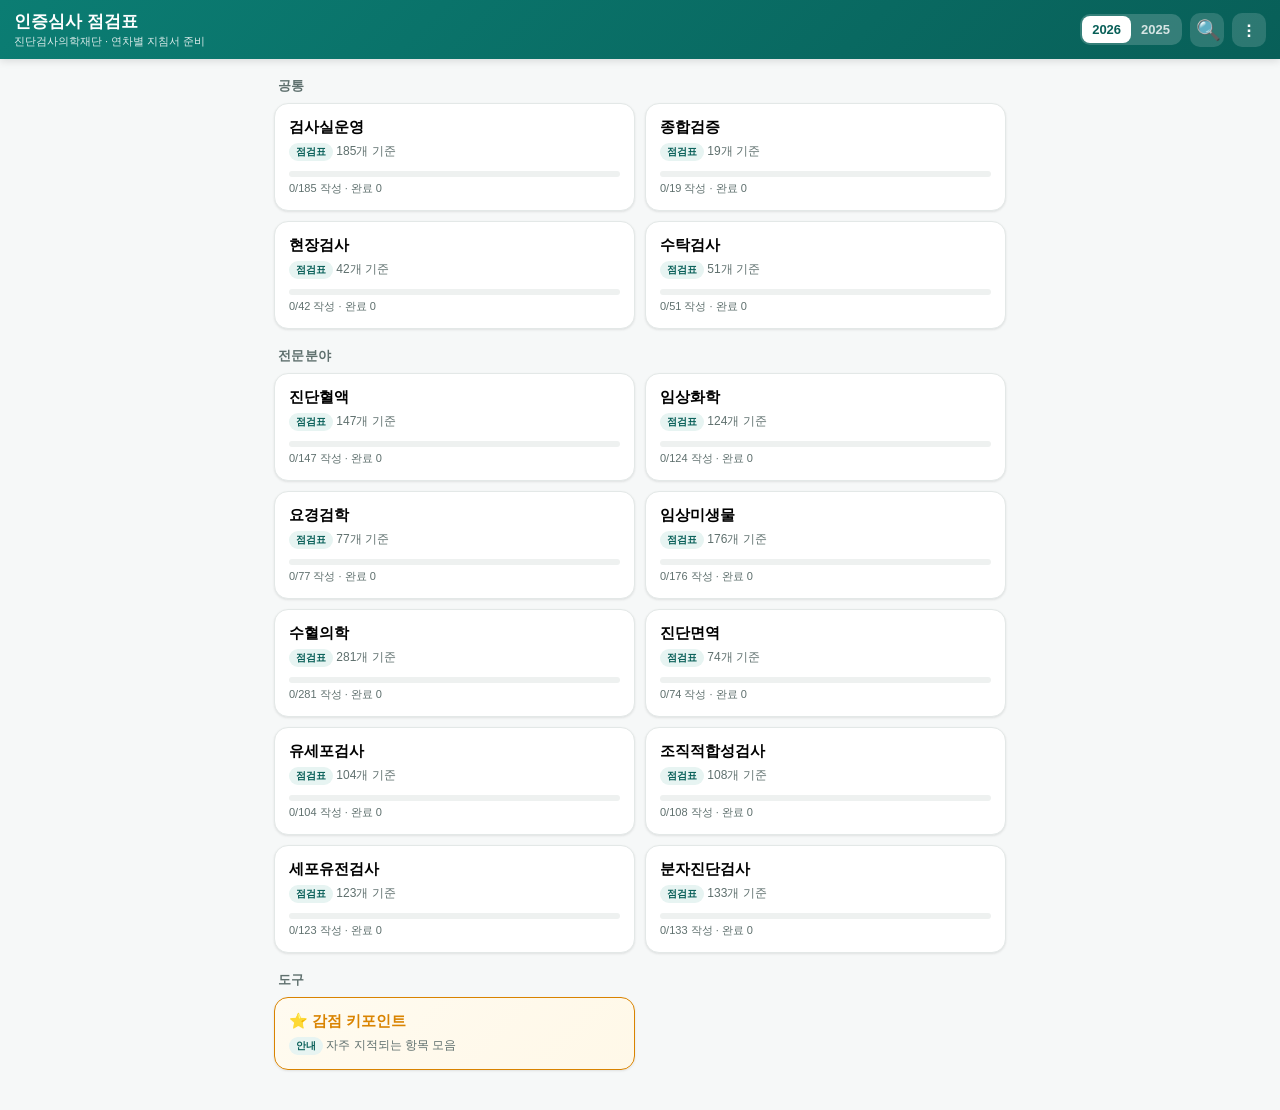
<file: app/index.html>
<!doctype html>
<html lang="ko">
<head>
  <meta charset="utf-8" />
  <!-- 개인용 도구: 검색엔진 색인 제외 (주소를 아는 사람만 이용) -->
  <meta name="robots" content="noindex, nofollow" />
  <meta name="viewport" content="width=device-width, initial-scale=1, viewport-fit=cover" />
  <meta name="theme-color" content="#0b7d73" />
  <title>LMF 인증심사 점검표 준비</title>
  <link rel="manifest" href="manifest.webmanifest" />
  <link rel="apple-touch-icon" href="icons/icon-192.png" />
  <link rel="stylesheet" href="css/style.css" />
</head>
<body>
  <header class="app-header">
    <button id="backBtn" class="icon-btn" hidden aria-label="뒤로">‹</button>
    <div class="title-wrap">
      <h1 id="appTitle">인증심사 점검표</h1>
      <p id="appSub" class="sub">진단검사의학재단 · 연차별 지침서 준비</p>
    </div>
    <div class="header-actions">
      <div class="year-toggle" id="yearToggle" role="tablist" aria-label="연도">
        <button class="year-btn active" data-year="2026">2026</button>
        <button class="year-btn" data-year="2025">2025</button>
      </div>
      <button id="searchBtn" class="icon-btn" aria-label="검색">🔍</button>
      <button id="menuBtn" class="icon-btn" aria-label="메뉴">⋮</button>
    </div>
  </header>

  <main id="view" class="view"></main>

  <!-- Menu sheet -->
  <div id="sheet" class="sheet" hidden>
    <div class="sheet-backdrop" data-close></div>
    <div class="sheet-panel">
      <h3>메뉴</h3>
      <button class="sheet-item" id="exportJsonBtn">📤 답안 내보내기 (JSON)</button>
      <button class="sheet-item" id="exportHtmlBtn">🖨 답안 보고서 (인쇄/저장)</button>
      <button class="sheet-item" id="syncBtn">☁️ 서버 답안 동기화</button>
      <button class="sheet-item" id="importBtn">📥 답안 불러오기 (JSON)</button>
      <input type="file" id="importFile" accept="application/json" hidden />
      <button class="sheet-item" id="aiSettingsBtn">🤖 AI 초안 설정</button>
      <button class="sheet-item danger" id="resetBtn">🗑 이 연도 답안 초기화</button>
      <div class="sheet-meta">
        <span id="storageInfo"></span>
      </div>
      <button class="sheet-close" data-close>닫기</button>
    </div>
  </div>

  <!-- AI settings modal -->
  <div id="aiModal" class="sheet" hidden>
    <div class="sheet-backdrop" data-close></div>
    <div class="sheet-panel">
      <h3>🤖 AI 초안 설정</h3>
      <p class="hint">AI 자동 초안은 별도 백엔드(또는 API)가 필요합니다. 비워두면 오프라인 <b>템플릿 초안</b>만 생성됩니다.</p>
      <label class="fld">엔드포인트 URL
        <input type="url" id="aiEndpoint" placeholder="https://내백엔드/draft" />
      </label>
      <label class="fld">API 키 (선택, 로컬에만 저장)
        <input type="password" id="aiKey" placeholder="sk-..." />
      </label>
      <label class="fld">모델
        <input type="text" id="aiModel" placeholder="claude-opus-4-8" />
      </label>
      <label class="fld">기관/검사실 정보 (초안에 반영)
        <textarea id="aiContext" rows="3" placeholder="예: ○○대학교병원 진단검사의학과, ISO 15189 인증, 인력 12명 ..."></textarea>
      </label>
      <div class="row-btns">
        <button class="btn primary" id="aiSaveBtn">저장</button>
        <button class="btn" data-close>취소</button>
      </div>
    </div>
  </div>

  <div id="toast" class="toast" hidden></div>

  <script src="js/db.js"></script>
  <script src="js/app.js"></script>
</body>
</html>
</file>
<file: app/css/style.css>
:root{
  --teal:#0b7d73; --teal-d:#085f58; --teal-l:#e7f4f2;
  --ink:#13201f; --muted:#5f706e; --line:#e3e8e7; --bg:#f6f8f8; --card:#fff;
  --core:#c0392b; --req:#d98300; --basic:#2d8a78;
  --ok:#1f9d57; --warn:#d98300;
  --r:14px; --sh:0 1px 3px rgba(0,0,0,.06),0 1px 2px rgba(0,0,0,.04);
}
*{box-sizing:border-box}
[hidden]{display:none !important}
html,body{margin:0;padding:0}
body{
  font-family:-apple-system,BlinkMacSystemFont,"Segoe UI","Malgun Gothic","Apple SD Gothic Neo",Roboto,sans-serif;
  background:var(--bg); color:var(--ink); -webkit-text-size-adjust:100%;
  padding-bottom:env(safe-area-inset-bottom);
}
h1,h2,h3,p{margin:0}
button{font-family:inherit; cursor:pointer}

/* Header */
.app-header{
  position:sticky; top:0; z-index:20;
  display:flex; align-items:center; gap:10px;
  padding:calc(10px + env(safe-area-inset-top)) 14px 10px;
  background:linear-gradient(135deg,var(--teal),var(--teal-d)); color:#fff;
  box-shadow:0 2px 8px rgba(0,0,0,.12);
}
.title-wrap{flex:1; min-width:0}
.app-header h1{font-size:17px; font-weight:700; white-space:nowrap; overflow:hidden; text-overflow:ellipsis}
.app-header .sub{font-size:11px; opacity:.85; margin-top:1px; white-space:nowrap; overflow:hidden; text-overflow:ellipsis}
.header-actions{display:flex; align-items:center; gap:8px}
.icon-btn{
  background:rgba(255,255,255,.15); border:0; color:#fff; width:34px; height:34px;
  border-radius:10px; font-size:20px; line-height:1; display:grid; place-items:center;
}
.icon-btn:active{background:rgba(255,255,255,.3)}
#backBtn{font-size:26px}
.year-toggle{display:flex; background:rgba(255,255,255,.18); border-radius:10px; padding:2px}
.year-btn{
  background:transparent; border:0; color:#fff; padding:6px 10px; font-size:13px; font-weight:600;
  border-radius:8px; opacity:.8;
}
.year-btn.active{background:#fff; color:var(--teal-d); opacity:1}

/* View */
.view{padding:14px 14px 40px; max-width:760px; margin:0 auto}

/* Home: group + field cards */
.group-title{font-size:13px; font-weight:700; color:var(--muted); margin:18px 4px 8px; letter-spacing:.02em}
.group-title:first-child{margin-top:4px}
.field-grid{display:grid; grid-template-columns:1fr 1fr; gap:10px}
@media(max-width:380px){.field-grid{grid-template-columns:1fr}}
.field-card{
  background:var(--card); border:1px solid var(--line); border-radius:var(--r);
  padding:14px; text-align:left; box-shadow:var(--sh); position:relative; overflow:hidden;
}
.field-card:active{transform:scale(.985)}
.field-card .fname{font-size:15px; font-weight:700; margin-bottom:6px}
.field-card .fmeta{font-size:12px; color:var(--muted)}
.badge{display:inline-block; font-size:10px; font-weight:700; padding:2px 7px; border-radius:999px; vertical-align:middle}
.badge.struct{background:var(--teal-l); color:var(--teal-d)}
.badge.pdf{background:#eef0f3; color:#697}
.progress{height:6px; background:#eef1f0; border-radius:999px; margin-top:10px; overflow:hidden}
.progress > i{display:block; height:100%; background:var(--ok); border-radius:999px; transition:width .3s}
.field-card .pct{font-size:11px; color:var(--muted); margin-top:4px}

/* Field detail */
.fd-head{margin-bottom:6px}
.fd-head h2{font-size:19px; font-weight:800}
.fd-head .fd-sub{font-size:12px; color:var(--muted); margin-top:3px}
.fd-bar{
  position:sticky; top:calc(54px + env(safe-area-inset-top)); z-index:10;
  background:var(--bg); padding:10px 0 8px; margin-bottom:4px;
}
.fd-progress-wrap{display:flex; align-items:center; gap:10px}
.fd-progress-wrap .progress{flex:1; margin-top:0; height:8px}
.fd-progress-wrap .lbl{font-size:12px; font-weight:700; color:var(--teal-d); white-space:nowrap}
.filter-chips{display:flex; gap:6px; margin-top:8px; overflow-x:auto; -webkit-overflow-scrolling:touch; padding-bottom:2px}
.chip{
  flex:none; font-size:12px; padding:5px 11px; border-radius:999px; border:1px solid var(--line);
  background:#fff; color:var(--muted); font-weight:600;
}
.chip.active{background:var(--teal); color:#fff; border-color:var(--teal)}

/* Section */
.section{margin-top:14px}
.section-h{
  display:flex; align-items:center; gap:9px; padding:10px 12px; background:var(--teal-l);
  border-radius:10px; cursor:pointer; user-select:none;
}
.section-h .snum{background:var(--teal); color:#fff; font-size:12px; font-weight:700; min-width:24px; height:24px; border-radius:7px; display:grid; place-items:center}
.section-h .stit{font-size:15px; font-weight:700; flex:1}
.section-h .scount{font-size:11px; color:var(--muted); font-weight:600}
.section-h .caret{color:var(--teal-d); transition:transform .2s; font-size:13px}
.section.collapsed .caret{transform:rotate(-90deg)}
.section.collapsed .sub-block{display:none}
.sub-block{margin:8px 0 0}
.sub-title{font-size:13px; font-weight:700; color:var(--muted); margin:12px 6px 6px}

/* Item card */
.item{
  background:var(--card); border:1px solid var(--line); border-radius:var(--r);
  box-shadow:var(--sh); margin-bottom:10px; overflow:hidden;
}
.item.done{border-color:var(--ok)}
.item-top{display:flex; align-items:flex-start; gap:8px; padding:12px 12px 0}
.code-badge{font-size:11px; font-weight:700; color:var(--teal-d); background:var(--teal-l); padding:3px 8px; border-radius:7px; white-space:nowrap}
.type-badge{font-size:10px; font-weight:800; color:#fff; padding:3px 7px; border-radius:6px}
.type-C{background:var(--core)} .type-R{background:var(--req)} .type-B{background:var(--basic)}
.pts{font-size:11px; color:var(--muted); margin-left:auto; white-space:nowrap}
.q{font-size:14.5px; font-weight:600; line-height:1.5; padding:8px 12px 6px}
.guide-toggle{font-size:12px; color:var(--teal-d); background:none; border:0; padding:2px 12px 8px; font-weight:600}
.guide{font-size:12.5px; color:#41514f; line-height:1.6; padding:0 12px 10px; white-space:pre-wrap; border-top:1px dashed var(--line); margin:0 12px; padding-top:8px}
.guide[hidden]{display:none}
.answer-wrap{padding:0 12px 12px}
.answer-wrap textarea{
  width:100%; min-height:78px; border:1px solid var(--line); border-radius:10px; padding:10px;
  font-size:14px; font-family:inherit; line-height:1.5; resize:vertical; background:#fcfdfd; color:var(--ink);
}
.answer-wrap textarea:focus{outline:2px solid var(--teal-l); border-color:var(--teal)}
.item-actions{display:flex; align-items:center; gap:8px; margin-top:8px}
.btn{border:1px solid var(--line); background:#fff; color:var(--ink); font-size:13px; font-weight:600; padding:8px 12px; border-radius:9px}
.btn.primary{background:var(--teal); color:#fff; border-color:var(--teal)}
.btn.ai{background:#fff; color:var(--teal-d); border-color:var(--teal)}
.btn.small{padding:6px 10px; font-size:12px}
.done-toggle{margin-left:auto; display:flex; align-items:center; gap:6px; font-size:12px; color:var(--muted); font-weight:600}
.done-toggle input{width:18px; height:18px; accent-color:var(--ok)}
.saved-tick{font-size:11px; color:var(--ok); opacity:0; transition:opacity .2s}
.saved-tick.show{opacity:1}

/* PDF / non-structured */
.pdf-card{background:var(--card); border:1px solid var(--line); border-radius:var(--r); padding:16px; box-shadow:var(--sh)}
.pdf-card p{font-size:13.5px; color:var(--muted); line-height:1.6; margin-bottom:12px}
.pdf-frame{width:100%; height:70vh; border:1px solid var(--line); border-radius:10px; margin-top:12px}

/* Sheet / modal */
.sheet{position:fixed; inset:0; z-index:50; display:flex; align-items:flex-end; justify-content:center}
.sheet-backdrop{position:absolute; inset:0; background:rgba(10,20,18,.45)}
.sheet-panel{
  position:relative; background:#fff; width:100%; max-width:520px;
  border-radius:18px 18px 0 0; padding:18px 18px calc(18px + env(safe-area-inset-bottom));
  box-shadow:0 -4px 24px rgba(0,0,0,.18); animation:slideUp .22s ease;
}
@keyframes slideUp{from{transform:translateY(100%)}to{transform:translateY(0)}}
.sheet-panel h3{font-size:16px; margin-bottom:12px}
.sheet-item{display:block; width:100%; text-align:left; background:#f7faf9; border:1px solid var(--line); border-radius:11px; padding:13px 14px; font-size:14px; font-weight:600; margin-bottom:8px; color:var(--ink)}
.sheet-item.danger{color:var(--core)}
.sheet-close{width:100%; padding:13px; border:0; background:var(--teal); color:#fff; border-radius:11px; font-size:15px; font-weight:700; margin-top:6px}
.sheet-meta{font-size:11px; color:var(--muted); text-align:center; margin:10px 0 4px}
.hint{font-size:12.5px; color:var(--muted); line-height:1.5; margin-bottom:14px}
.fld{display:block; font-size:12px; font-weight:700; color:var(--muted); margin-bottom:12px}
.fld input,.fld textarea{display:block; width:100%; margin-top:5px; border:1px solid var(--line); border-radius:10px; padding:10px; font-size:14px; font-family:inherit; color:var(--ink)}
.row-btns{display:flex; gap:8px; margin-top:4px}
.row-btns .btn{flex:1; padding:12px; text-align:center}

/* Toast */
.toast{position:fixed; left:50%; bottom:calc(24px + env(safe-area-inset-bottom)); transform:translateX(-50%); background:#13201f; color:#fff; padding:11px 18px; border-radius:999px; font-size:13px; z-index:90; box-shadow:0 4px 16px rgba(0,0,0,.25)}

.empty{text-align:center; color:var(--muted); padding:40px 20px; font-size:14px; line-height:1.6}
.spinner{display:inline-block; width:16px; height:16px; border:2px solid var(--teal-l); border-top-color:var(--teal); border-radius:50%; animation:spin .7s linear infinite; vertical-align:middle}
@keyframes spin{to{transform:rotate(360deg)}}

/* Search */
.srch-wrap{display:flex; flex-direction:column; gap:12px}
.srch-input-wrap{position:sticky; top:calc(54px + env(safe-area-inset-top)); z-index:10; background:var(--bg); padding:4px 0 8px}
.srch-input{
  width:100%; padding:12px 16px; font-size:16px; font-family:inherit;
  border:1.5px solid var(--line); border-radius:12px; background:#fff; color:var(--ink);
  outline:none;
}
.srch-input:focus{border-color:var(--teal); box-shadow:0 0 0 3px var(--teal-l)}
.srch-count{font-size:12px; color:var(--muted); padding:0 2px 4px; font-weight:600}
.srch-group-title{
  font-size:13px; font-weight:700; color:var(--teal-d); margin:14px 2px 6px;
  display:flex; align-items:center; gap:6px;
}
.srch-group-cnt{background:var(--teal-l); color:var(--teal-d); font-size:11px; padding:1px 7px; border-radius:999px}
.srch-item{
  display:block; width:100%; text-align:left;
  background:var(--card); border:1px solid var(--line); border-radius:var(--r);
  padding:11px 13px; margin-bottom:8px; box-shadow:var(--sh);
}
.srch-item:active{transform:scale(.985)}
.srch-item.done{border-color:var(--ok)}
.srch-item.answered{border-color:var(--teal-l)}
.srch-item-top{display:flex; align-items:center; gap:6px; margin-bottom:6px; flex-wrap:wrap}
.srch-field-tag{font-size:11px; color:var(--muted); margin-left:auto}
.srch-status{font-size:10px; font-weight:700; padding:2px 7px; border-radius:999px}
.done-tag{background:#d4f0e3; color:var(--ok)}
.ans-tag{background:var(--teal-l); color:var(--teal-d)}
.srch-q{font-size:13.5px; font-weight:600; line-height:1.5; color:var(--ink)}
.srch-q mark{background:#fff3a8; color:inherit; border-radius:3px; padding:0 1px}
.item.highlight-target{
  animation: pulse-highlight 2s ease-out;
}
@keyframes pulse-highlight{
  0%{box-shadow:0 0 0 0 rgba(11,125,115,.5)}
  50%{box-shadow:0 0 0 8px rgba(11,125,115,.15)}
  100%{box-shadow:var(--sh)}
}

/* Keypoints page */
.keypoints-card{border-color:var(--req); background:linear-gradient(135deg,#fffbf0,#fff8e8)}
.keypoints-card .fname{color:var(--req)}
.kp-page{max-width:700px}
.kp-intro{background:var(--teal-l); border-radius:12px; padding:14px 16px; margin-bottom:18px; font-size:13.5px; color:var(--ink); line-height:1.6}
.kp-section{margin-bottom:20px; background:var(--card); border:1px solid var(--line); border-radius:14px; overflow:hidden; box-shadow:var(--sh)}
.kp-sec-header{display:flex; align-items:center; gap:12px; padding:14px 16px; background:var(--bg); border-bottom:1px solid var(--line)}
.kp-icon{font-size:22px; flex-shrink:0}
.kp-level{font-size:11px; font-weight:800; color:var(--muted); text-transform:uppercase; letter-spacing:.05em; margin-bottom:2px}
.kp-sec-title{font-size:15px; font-weight:700; color:var(--ink)}
.kp-list{margin:0; padding:0; list-style:none}
.kp-item{padding:12px 16px; border-bottom:1px solid var(--line)}
.kp-item:last-child{border-bottom:0}
.kp-q{font-size:14px; font-weight:700; color:var(--ink); margin-bottom:4px}
.kp-hint{font-size:12.5px; color:var(--muted); line-height:1.55}
.kp-footer{margin-top:16px; font-size:11px; color:var(--muted); line-height:1.6; padding:12px 4px}
</file>
